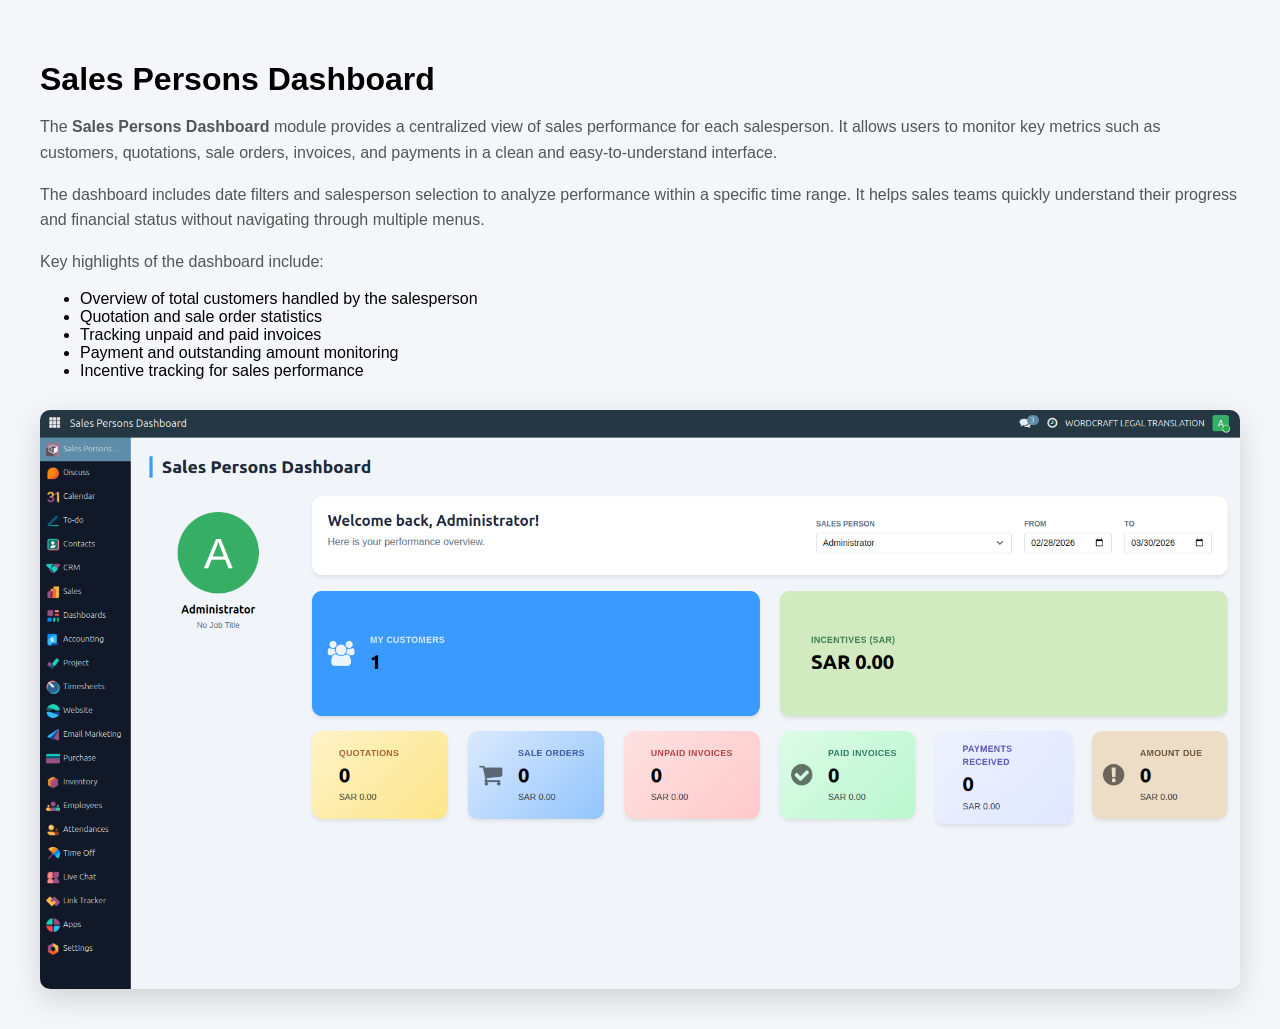
<file: user_performance_dashboard/static/description/index.html>
<!DOCTYPE html>
<html lang="en">
<head>
    <meta charset="UTF-8">
    <title>Sales Persons Dashboard</title>

    <style>

        body{
            font-family: Arial, Helvetica, sans-serif;
            background:#f4f6f9;
            margin:0;
            padding:40px;
        }

        .container{
            max-width:1200px;
            margin:auto;
        }

        h1{
            font-size:32px;
            margin-bottom:10px;
        }

        p{
            color:#555;
            line-height:1.6;
        }

        .screenshot{
            margin-top:30px;
            border-radius:10px;
            overflow:hidden;
            box-shadow:0 10px 30px rgba(0,0,0,0.15);
        }

        img{
            width:100%;
            display:block;
        }

    </style>
</head>

<body>

<div class="container">

<h1>Sales Persons Dashboard</h1>

<p>
The <strong>Sales Persons Dashboard</strong> module provides a centralized view of sales performance for each salesperson. 
It allows users to monitor key metrics such as customers, quotations, sale orders, invoices, and payments in a clean and easy-to-understand interface.
</p>

<p>
The dashboard includes date filters and salesperson selection to analyze performance within a specific time range. 
It helps sales teams quickly understand their progress and financial status without navigating through multiple menus.
</p>

<p>
Key highlights of the dashboard include:
</p>

<ul>
<li>Overview of total customers handled by the salesperson</li>
<li>Quotation and sale order statistics</li>
<li>Tracking unpaid and paid invoices</li>
<li>Payment and outstanding amount monitoring</li>
<li>Incentive tracking for sales performance</li>
</ul>

<div class="screenshot">
    <img src="./dash.png" alt="Sales Persons Dashboard Screenshot">
</div>

</div>

</body>
</html>
</file>
